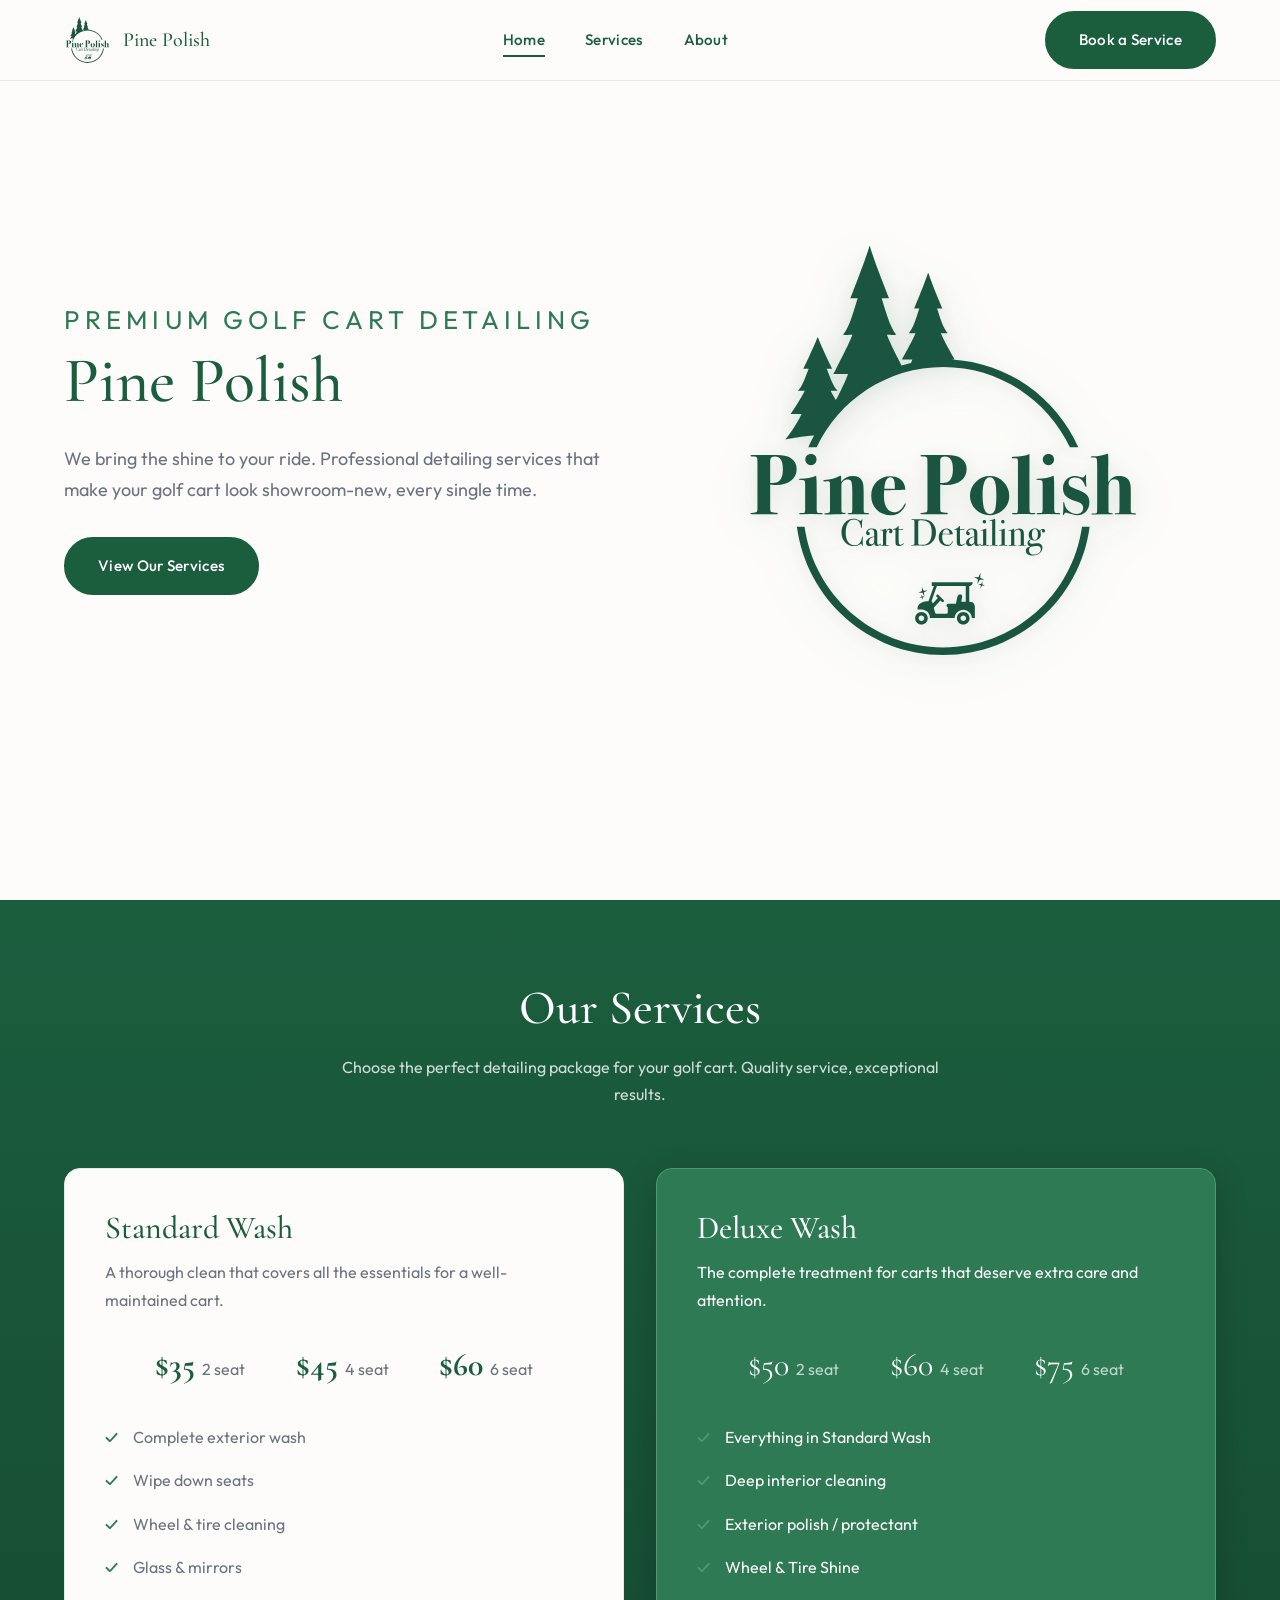
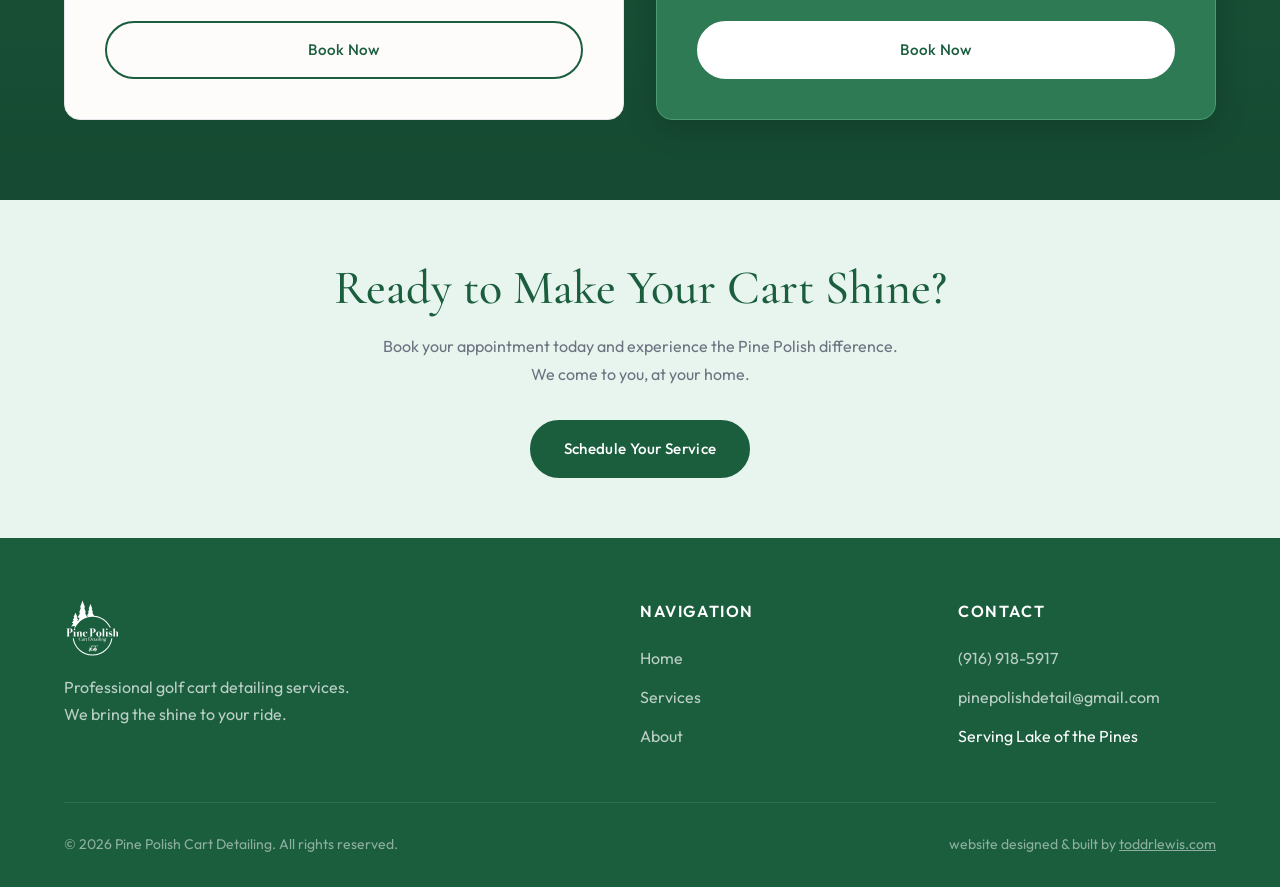
<file: index.html>
<!DOCTYPE html>
<html lang="en">
<head>
  <meta charset="UTF-8">
  <meta name="viewport" content="width=device-width, initial-scale=1.0, viewport-fit=cover">
  <title>Pine Polish Cart Detailing | Premium Golf Cart Cleaning</title>
  <meta name="description" content="Professional golf cart detailing services. From standard washes to deluxe treatments, Pine Polish keeps your cart pristine.">
  
  <!-- Fonts -->
  <link rel="preconnect" href="https://fonts.googleapis.com">
  <link rel="preconnect" href="https://fonts.gstatic.com" crossorigin>
  <link href="https://fonts.googleapis.com/css2?family=Cormorant+Garamond:wght@400;500;600&family=Outfit:wght@300;400;500;600&display=swap" rel="stylesheet">
  
  <!-- Styles -->
  <link rel="stylesheet" href="css/styles.css">
</head>
<body>
  <!-- Header -->
  <header class="header">
    <nav class="nav container">
      <a href="index.html" class="nav-logo">
        <img src="assets/PinePolishLogo.svg" alt="Pine Polish Logo">
        <span class="nav-logo-text">Pine Polish</span>
      </a>
      
      <ul class="nav-links">
        <li><a href="index.html" class="nav-link" data-section="home">Home</a></li>
        <li><a href="#services" class="nav-link" data-section="services">Services</a></li>
        <li><a href="about.html" class="nav-link" data-section="about">About</a></li>
        <li class="nav-cta-mobile">
          <a href="https://bookedin.com/book/pine-polish-cart-detailing" target="_blank" rel="noopener noreferrer" class="btn btn-primary">Book a Service</a>
        </li>
      </ul>
      
      <a href="https://bookedin.com/book/pine-polish-cart-detailing" target="_blank" rel="noopener noreferrer" class="btn btn-primary nav-cta">Book a Service</a>
      
      <button class="nav-toggle" aria-label="Toggle navigation">
        <span></span>
        <span></span>
        <span></span>
      </button>
    </nav>
  </header>

  <!-- Hero Section -->
  <section class="hero">
    <div class="container">
      <div class="hero-content">
        <div class="hero-text">
          <h1>
            <span>Premium Golf Cart Detailing</span>
            Pine Polish
          </h1>
          <p>We bring the shine to your ride. Professional detailing services that make your golf cart look showroom-new, every single time.</p>
          <a href="#services" class="btn btn-primary">View Our Services</a>
        </div>
        <div class="hero-logo" data-parallax="0.15">
          <img src="assets/PinePolishLogo.svg" alt="Pine Polish Cart Detailing">
        </div>
      </div>
    </div>
  </section>

  <!-- Services Section -->
  <section class="services" id="services">
    <div class="container">
      <div class="section-header">
        <h2>Our Services</h2>
        <p>Choose the perfect detailing package for your golf cart. Quality service, exceptional results.</p>
      </div>
      
      <div class="services-grid">
        <!-- Standard Wash -->
        <div class="service-card">
          <h3>Standard Wash</h3>
          <p>A thorough clean that covers all the essentials for a well-maintained cart.</p>
          <div class="service-price-group">
            <div class="service-price"><b>$35</b> <span>2 seat</span></div>
            <div class="service-price"><b>$45</b> <span>4 seat</span></div>
            <div class="service-price"><b>$60</b> <span>6 seat</span></div>
          </div>
          <ul class="service-features">
            <li>Complete exterior wash</li>
            <li>Wipe down seats</li>
            <li>Wheel & tire cleaning</li>
            <li>Glass & mirrors</li>
          </ul>
          <a href="https://bookedin.com/book/pine-polish-cart-detailing" target="_blank" rel="noopener noreferrer" class="btn btn-secondary">Book Now</a>
        </div>
        
        <!-- Deluxe Wash -->
        <div class="service-card featured">
          <!--<span class="service-badge">Most Popular</span>-->
          <h3>Deluxe Wash</h3>
          <p>The complete treatment for carts that deserve extra care and attention.</p>
          <div class="service-price-group">
            <div class="service-price">$50 <span>2 seat</span></div>
            <div class="service-price">$60 <span>4 seat</span></div>
            <div class="service-price">$75 <span>6 seat</span></div>
          </div>
          <ul class="service-features">
            <li>Everything in Standard Wash</li>
            <li>Deep interior cleaning</li>
            <li>Exterior polish / protectant</li>
            <li>Wheel & Tire Shine</li>
          </ul>
          <a href="https://bookedin.com/book/pine-polish-cart-detailing" target="_blank" rel="noopener noreferrer" class="btn btn-primary">Book Now</a>
        </div>
      </div>
    </div>
  </section>

  <!-- Quick Info Section -->
  <section class="cta-section">
    <div class="container text-center">
      <div class="cta-content">
        <h2>Ready to Make Your Cart Shine?</h2>
        <p>Book your appointment today and experience the Pine Polish difference.<br> We come to you, at your home.</p>
        <a href="https://bookedin.com/book/pine-polish-cart-detailing" target="_blank" rel="noopener noreferrer" class="btn btn-primary">Schedule Your Service</a>
      </div>
    </div>
  </section>

  <!-- Footer -->
  <footer class="footer">
    <div class="container">
      <div class="footer-content">
        <div class="footer-brand">
          <img src="assets/PinePolishLogo.svg" alt="Pine Polish" class="footer-logo">
          <p>Professional golf cart detailing services. We bring the shine to your ride.</p>
        </div>
        <div class="footer-nav">
          <h5>Navigation</h5>
          <ul class="footer-links">
            <li><a href="index.html">Home</a></li>
            <li><a href="#services">Services</a></li>
            <li><a href="about.html">About</a></li>
          </ul>
        </div>
        <div class="footer-contact">
          <h5>Contact</h5>
          <ul class="footer-links">
            <li><a href="tel:+19169185917">(916) 918-5917</a></li>
            <li><a href="mailto:pinepolishdetail@gmail.com">pinepolishdetail@gmail.com</a></li>
            <li>Serving Lake of the Pines</li>
          </ul>
        </div>
      </div>
      <div class="footer-bottom">
        <p>&copy; 2026 Pine Polish Cart Detailing. All rights reserved.</p>
        <a href="https://www.toddrlewis.com" target="_blank" rel="noopener noreferrer">website designed &amp; built by <span>toddrlewis.com</span></a>
      </div>
    </div>
  </footer>

  <script src="js/main.js"></script>
</body>
</html>
</file>
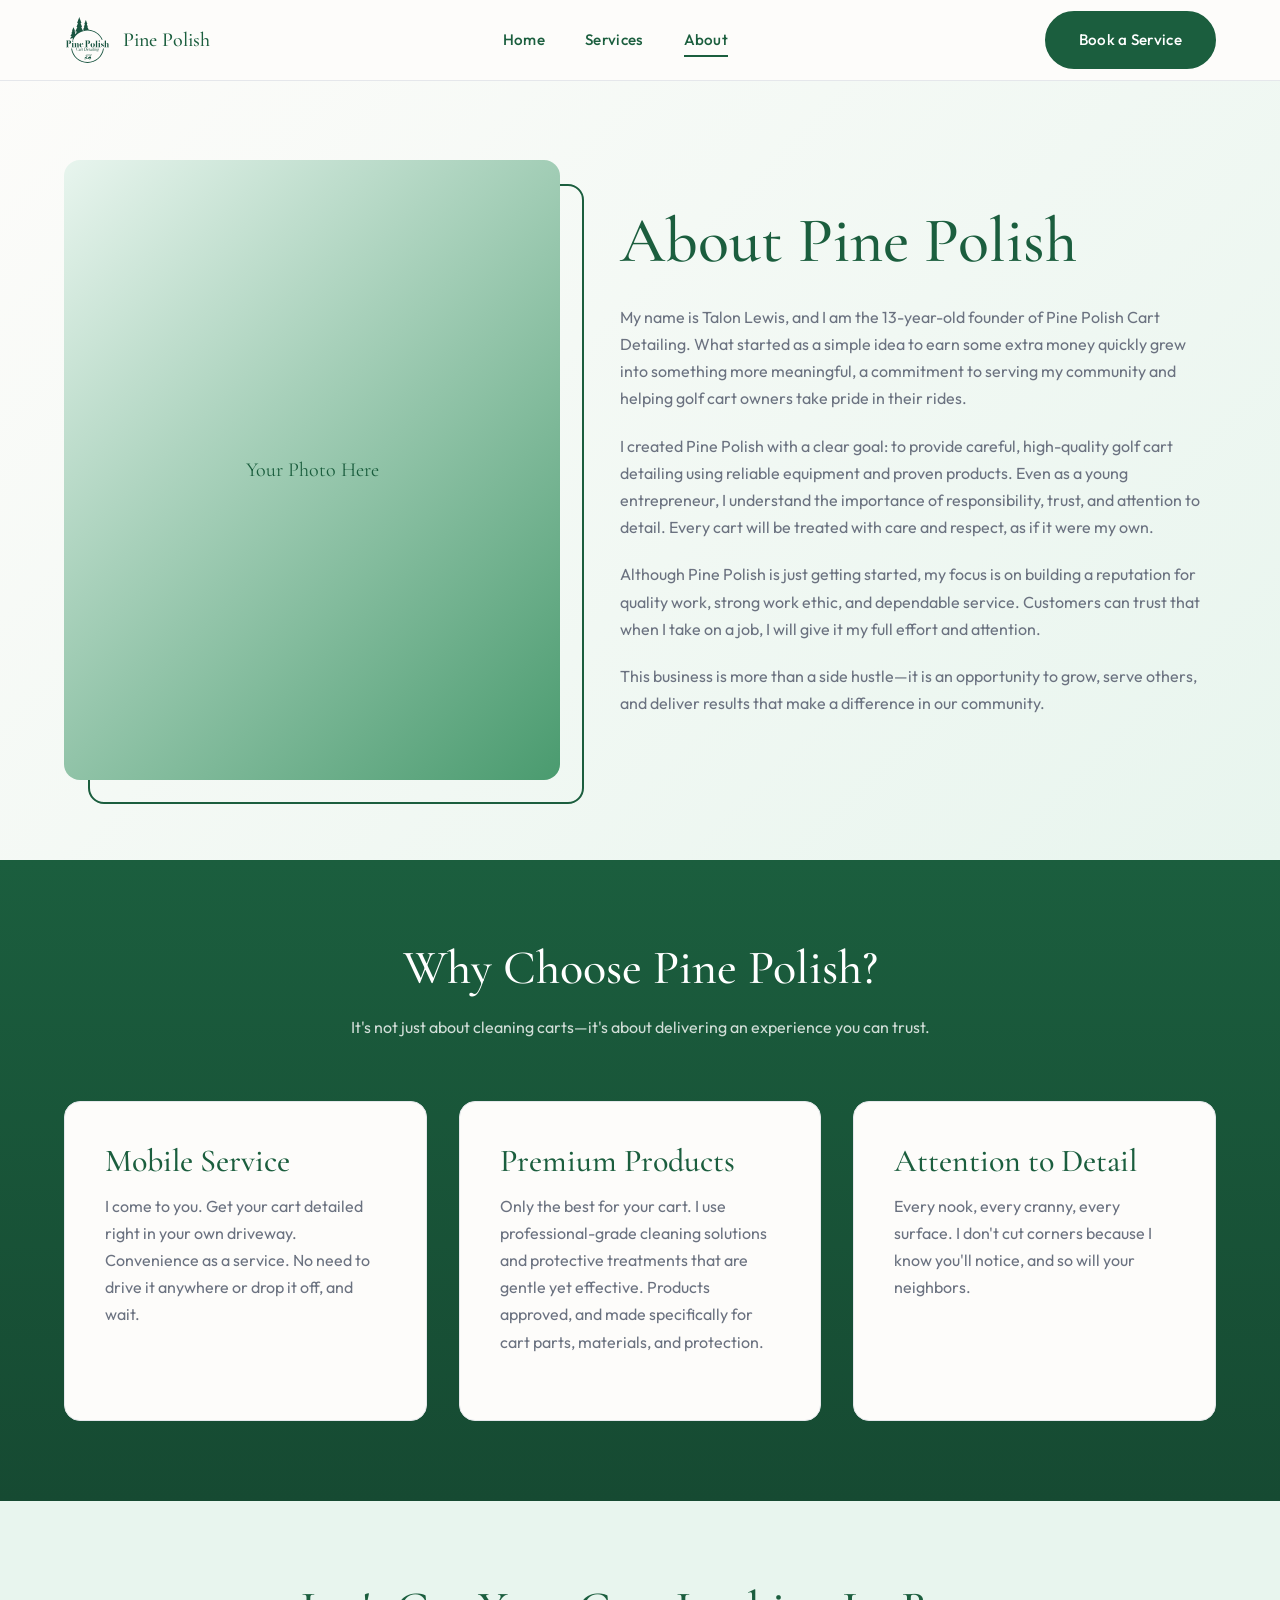
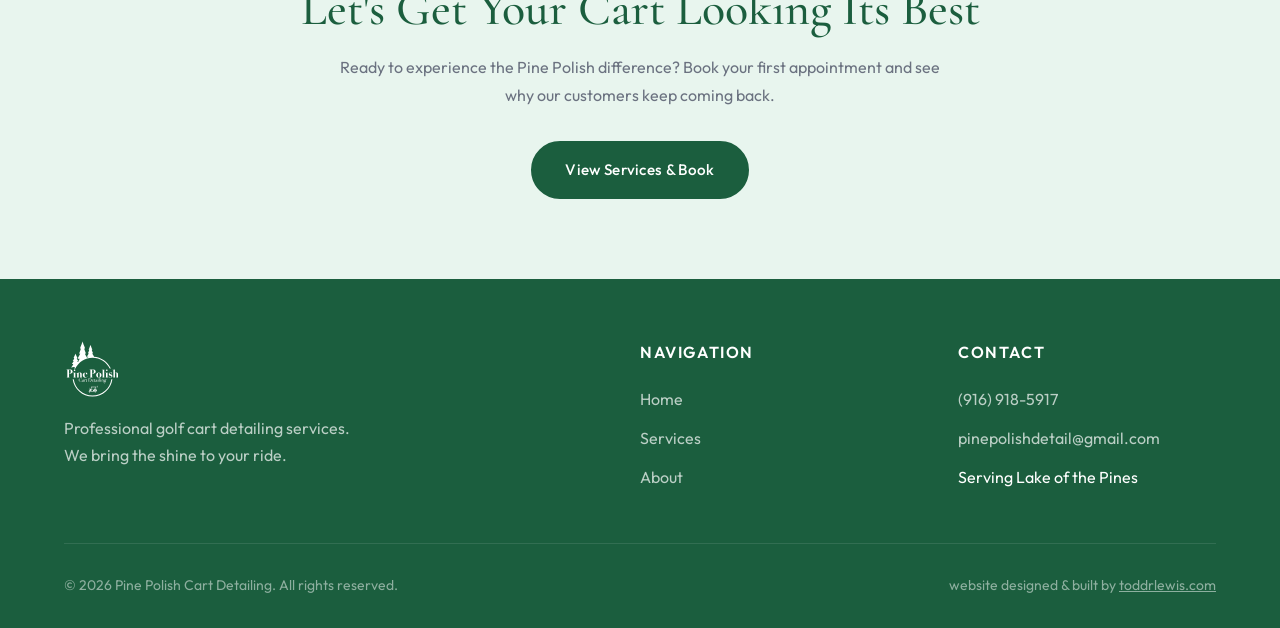
<file: about.html>
<!DOCTYPE html>
<html lang="en">
<head>
  <meta charset="UTF-8">
  <meta name="viewport" content="width=device-width, initial-scale=1.0, viewport-fit=cover">
  <title>About | Pine Polish Cart Detailing</title>
  <meta name="description" content="Learn about the story behind Pine Polish Cart Detailing and our commitment to premium golf cart care.">
  
  <!-- Fonts -->
  <link rel="preconnect" href="https://fonts.googleapis.com">
  <link rel="preconnect" href="https://fonts.gstatic.com" crossorigin>
  <link href="https://fonts.googleapis.com/css2?family=Cormorant+Garamond:wght@400;500;600&family=Outfit:wght@300;400;500;600&display=swap" rel="stylesheet">
  
  <!-- Styles -->
  <link rel="stylesheet" href="css/styles.css">
</head>
<body>
  <!-- Header -->
  <header class="header">
    <nav class="nav container">
      <a href="index.html" class="nav-logo">
        <img src="assets/PinePolishLogo.svg" alt="Pine Polish Logo">
        <span class="nav-logo-text">Pine Polish</span>
      </a>
      
      <ul class="nav-links">
        <li><a href="index.html" class="nav-link" data-section="home">Home</a></li>
        <li><a href="index.html#services" class="nav-link" data-section="services">Services</a></li>
        <li><a href="about.html" class="nav-link" data-section="about">About</a></li>
        <li class="nav-cta-mobile">
          <a href="https://bookedin.com/book/pine-polish-cart-detailing" target="_blank" rel="noopener noreferrer" class="btn btn-primary">Book a Service</a>
        </li>
      </ul>
      
      <a href="https://bookedin.com/book/pine-polish-cart-detailing" target="_blank" rel="noopener noreferrer" class="btn btn-primary nav-cta">Book a Service</a>
      
      <button class="nav-toggle" aria-label="Toggle navigation">
        <span></span>
        <span></span>
        <span></span>
      </button>
    </nav>
  </header>

  <!-- About Hero -->
  <section class="about-hero">
    <div class="container">
      <div class="about-content">
        <div class="about-image">
          <div class="about-image-placeholder">
            Your Photo Here
          </div>
        </div>
        <div class="about-text">
          <h1>About Pine Polish</h1>
          <p>My name is Talon Lewis, and I am the 13-year-old founder of Pine Polish Cart Detailing. What started as a simple idea to earn some extra money quickly grew into something more meaningful, a commitment to serving my community and helping golf cart owners take pride in their rides.</p>
          <p>I created Pine Polish with a clear goal: to provide careful, high-quality golf cart detailing using reliable equipment and proven products. Even as a young entrepreneur, I understand the importance of responsibility, trust, and attention to detail. Every cart will be treated with care and respect, as if it were my own.</p>
          <p>Although Pine Polish is just getting started, my focus is on building a reputation for quality work, strong work ethic, and dependable service. Customers can trust that when I take on a job, I will give it my full effort and attention.</p>
          <p>This business is more than a side hustle—it is an opportunity to grow, serve others, and deliver results that make a difference in our community.</p>
        </div>
      </div>
    </div>
  </section>

  <!-- Values Section -->
  <section class="services">
    <div class="container">
      <div class="section-header">
        <h2>Why Choose Pine Polish?</h2>
        <p>It's not just about cleaning carts—it's about delivering an experience you can trust.</p>
      </div>
      
      <div class="services-grid">
        <div class="service-card">
          <h3>Mobile Service</h3>
          <p>I come to you. Get your cart detailed right in your own driveway. Convenience as a service. No need to drive it anywhere or drop it off, and wait.</p>
        </div>
        
        <div class="service-card">
          <h3>Premium Products</h3>
          <p>Only the best for your cart. I use professional-grade cleaning solutions and protective treatments that are gentle yet effective. Products approved, and made specifically for cart parts, materials, and protection.</p>
        </div>
        
        <div class="service-card">
          <h3>Attention to Detail</h3>
          <p>Every nook, every cranny, every surface. I don't cut corners because I know you'll notice, and so will your neighbors.</p>
        </div>
      </div>
    </div>
  </section>

  <!-- CTA Section -->
  <section style="background: var(--pine-pale); padding: 80px 0;">
    <div class="container text-center">
      <h2>Let's Get Your Cart Looking Its Best</h2>
      <p style="margin: 16px auto 32px; max-width: 600px;">Ready to experience the Pine Polish difference? Book your first appointment and see why our customers keep coming back.</p>
      <a href="index.html#services" class="btn btn-primary">View Services & Book</a>
    </div>
  </section>

  <!-- Footer -->
  <footer class="footer">
    <div class="container">
      <div class="footer-content">
        <div class="footer-brand">
          <img src="assets/PinePolishLogo.svg" alt="Pine Polish" class="footer-logo">
          <p>Professional golf cart detailing services. We bring the shine to your ride.</p>
        </div>
        <div class="footer-nav">
          <h5>Navigation</h5>
          <ul class="footer-links">
            <li><a href="index.html">Home</a></li>
            <li><a href="index.html#services">Services</a></li>
            <li><a href="about.html">About</a></li>
          </ul>
        </div>
        <div class="footer-contact">
          <h5>Contact</h5>
          <ul class="footer-links">
            <li><a href="tel:+19169185917">(916) 918-5917</a></li>
            <li><a href="mailto:pinepolishdetail@gmail.com">pinepolishdetail@gmail.com</a></li>
            <li>Serving Lake of the Pines</li>
          </ul>
        </div>
      </div>
      <div class="footer-bottom">
        <p>&copy; 2026 Pine Polish Cart Detailing. All rights reserved.</p>
        <a href="https://www.toddrlewis.com" target="_blank" rel="noopener noreferrer">website designed &amp; built by <span>toddrlewis.com</span></a>
      </div>
    </div>
  </footer>

  <script src="js/main.js"></script>
</body>
</html>
</file>
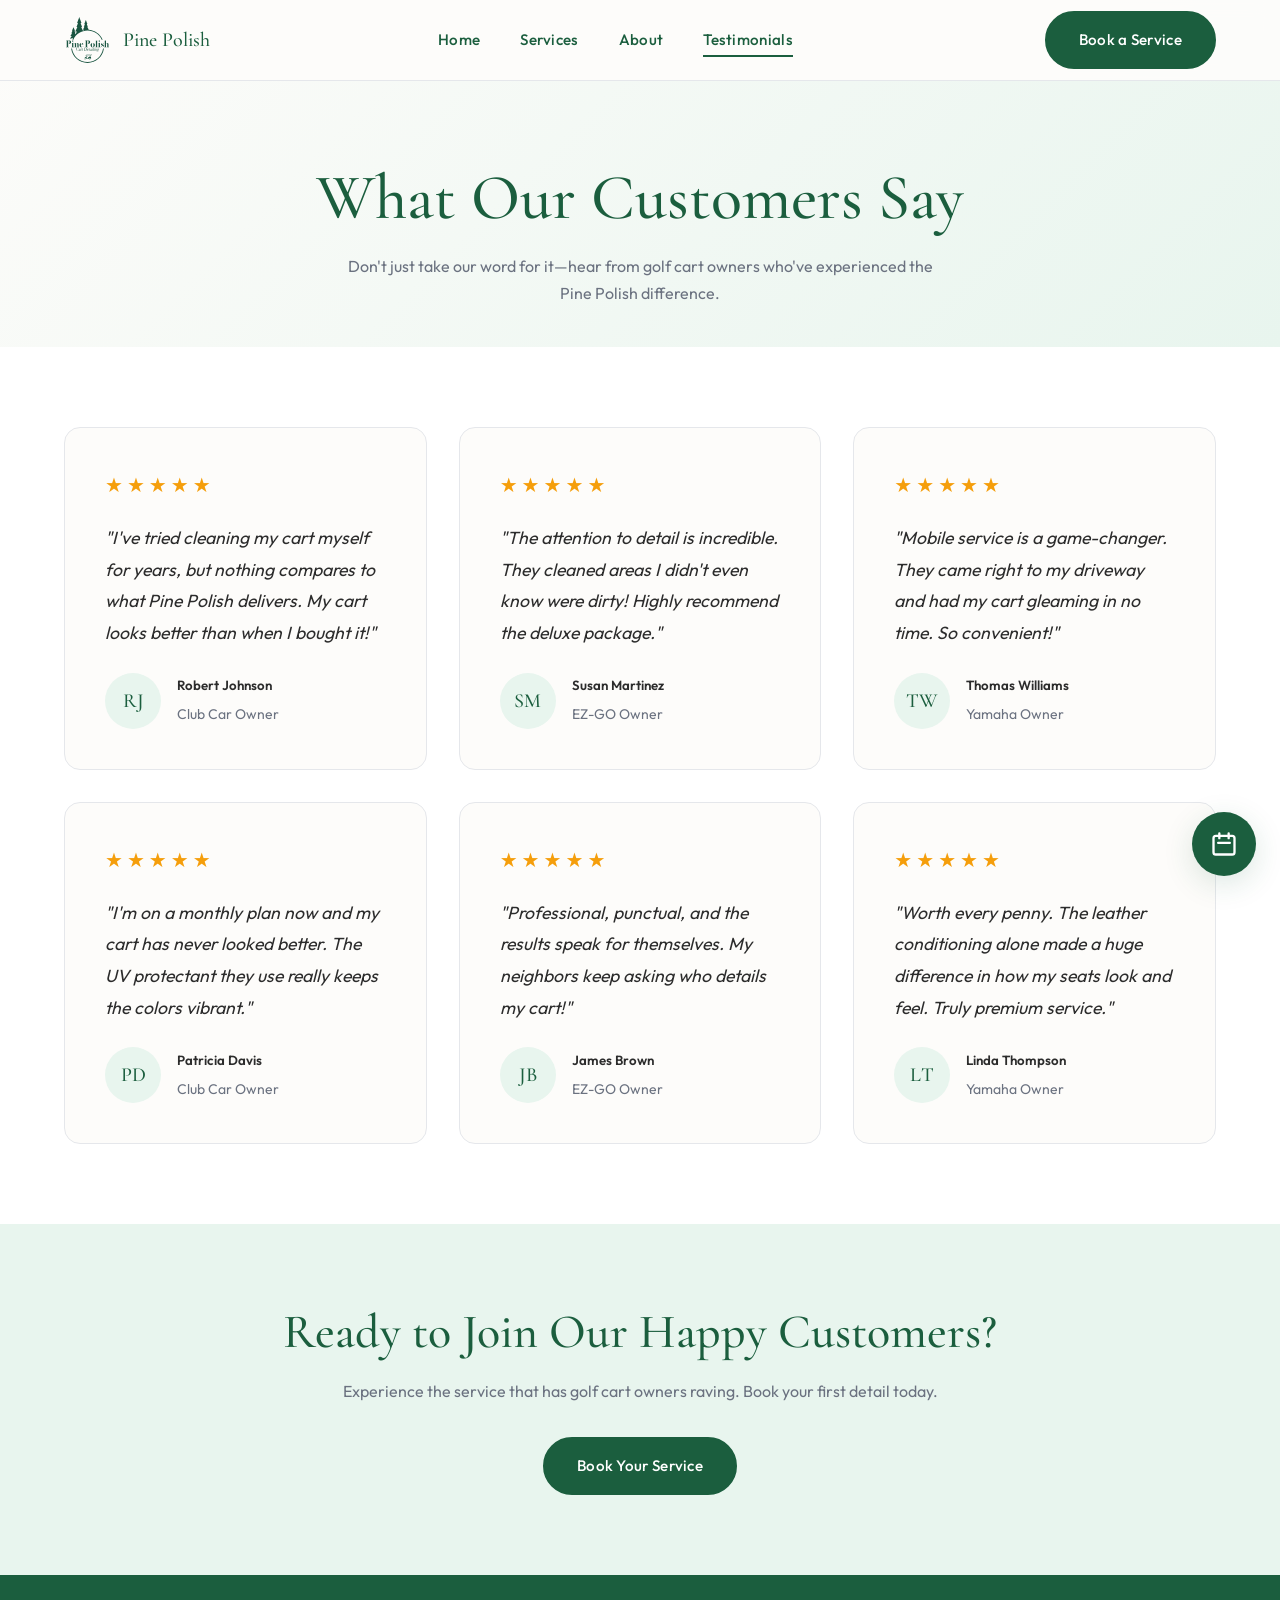
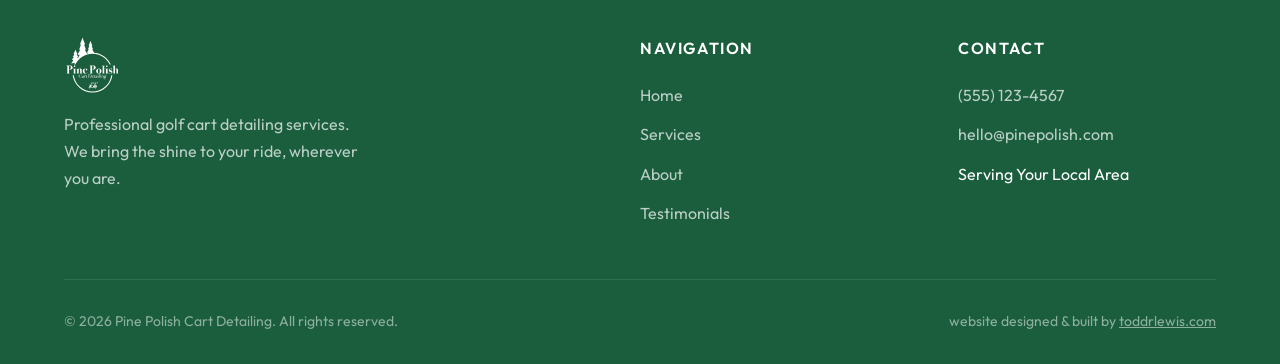
<file: testimonials.html>
<!DOCTYPE html>
<html lang="en">
<head>
  <meta charset="UTF-8">
  <meta name="viewport" content="width=device-width, initial-scale=1.0, viewport-fit=cover">
  <title>Testimonials | Pine Polish Cart Detailing</title>
  <meta name="description" content="See what our happy customers have to say about Pine Polish Cart Detailing services.">
  
  <!-- Fonts -->
  <link rel="preconnect" href="https://fonts.googleapis.com">
  <link rel="preconnect" href="https://fonts.gstatic.com" crossorigin>
  <link href="https://fonts.googleapis.com/css2?family=Cormorant+Garamond:wght@400;500;600&family=Outfit:wght@300;400;500;600&display=swap" rel="stylesheet">
  
  <!-- Styles -->
  <link rel="stylesheet" href="css/styles.css">
</head>
<body>
  <!-- Header -->
  <header class="header">
    <nav class="nav container">
      <a href="index.html" class="nav-logo">
        <img src="assets/PinePolishLogo.svg" alt="Pine Polish Logo">
        <span class="nav-logo-text">Pine Polish</span>
      </a>
      
      <ul class="nav-links">
        <li><a href="index.html">Home</a></li>
        <li><a href="index.html#services">Services</a></li>
        <li><a href="about.html">About</a></li>
        <li><a href="testimonials.html" class="active">Testimonials</a></li>
        <li class="nav-cta-mobile">
          <a href="https://bookedin.com/book/pine-polish-cart-detailing" target="_blank" rel="noopener noreferrer" class="btn btn-primary">Book a Service</a>
        </li>
      </ul>

      <a href="https://bookedin.com/book/pine-polish-cart-detailing" target="_blank" rel="noopener noreferrer" class="btn btn-primary nav-cta">Book a Service</a>
      
      <button class="nav-toggle" aria-label="Toggle navigation">
        <span></span>
        <span></span>
        <span></span>
      </button>
    </nav>
  </header>

  <!-- Testimonials Hero -->
  <section class="testimonials-hero">
    <div class="container">
      <h1>What Our Customers Say</h1>
      <p style="max-width: 600px; margin: 16px auto 0;">Don't just take our word for it—hear from golf cart owners who've experienced the Pine Polish difference.</p>
    </div>
  </section>

  <!-- Testimonials Grid -->
  <section class="testimonials">
    <div class="container">
      <div class="testimonials-grid">
        <!-- Testimonial 1 -->
        <div class="testimonial-card">
          <div class="testimonial-stars">★★★★★</div>
          <p class="testimonial-text">"I've tried cleaning my cart myself for years, but nothing compares to what Pine Polish delivers. My cart looks better than when I bought it!"</p>
          <div class="testimonial-author">
            <div class="testimonial-avatar">RJ</div>
            <div class="testimonial-info">
              <h5>Robert Johnson</h5>
              <span>Club Car Owner</span>
            </div>
          </div>
        </div>

        <!-- Testimonial 2 -->
        <div class="testimonial-card">
          <div class="testimonial-stars">★★★★★</div>
          <p class="testimonial-text">"The attention to detail is incredible. They cleaned areas I didn't even know were dirty! Highly recommend the deluxe package."</p>
          <div class="testimonial-author">
            <div class="testimonial-avatar">SM</div>
            <div class="testimonial-info">
              <h5>Susan Martinez</h5>
              <span>EZ-GO Owner</span>
            </div>
          </div>
        </div>

        <!-- Testimonial 3 -->
        <div class="testimonial-card">
          <div class="testimonial-stars">★★★★★</div>
          <p class="testimonial-text">"Mobile service is a game-changer. They came right to my driveway and had my cart gleaming in no time. So convenient!"</p>
          <div class="testimonial-author">
            <div class="testimonial-avatar">TW</div>
            <div class="testimonial-info">
              <h5>Thomas Williams</h5>
              <span>Yamaha Owner</span>
            </div>
          </div>
        </div>

        <!-- Testimonial 4 -->
        <div class="testimonial-card">
          <div class="testimonial-stars">★★★★★</div>
          <p class="testimonial-text">"I'm on a monthly plan now and my cart has never looked better. The UV protectant they use really keeps the colors vibrant."</p>
          <div class="testimonial-author">
            <div class="testimonial-avatar">PD</div>
            <div class="testimonial-info">
              <h5>Patricia Davis</h5>
              <span>Club Car Owner</span>
            </div>
          </div>
        </div>

        <!-- Testimonial 5 -->
        <div class="testimonial-card">
          <div class="testimonial-stars">★★★★★</div>
          <p class="testimonial-text">"Professional, punctual, and the results speak for themselves. My neighbors keep asking who details my cart!"</p>
          <div class="testimonial-author">
            <div class="testimonial-avatar">JB</div>
            <div class="testimonial-info">
              <h5>James Brown</h5>
              <span>EZ-GO Owner</span>
            </div>
          </div>
        </div>

        <!-- Testimonial 6 -->
        <div class="testimonial-card">
          <div class="testimonial-stars">★★★★★</div>
          <p class="testimonial-text">"Worth every penny. The leather conditioning alone made a huge difference in how my seats look and feel. Truly premium service."</p>
          <div class="testimonial-author">
            <div class="testimonial-avatar">LT</div>
            <div class="testimonial-info">
              <h5>Linda Thompson</h5>
              <span>Yamaha Owner</span>
            </div>
          </div>
        </div>
      </div>
    </div>
  </section>

  <!-- CTA Section -->
  <section style="background: var(--pine-pale); padding: 80px 0;">
    <div class="container text-center">
      <h2>Ready to Join Our Happy Customers?</h2>
      <p style="margin: 16px auto 32px; max-width: 600px;">Experience the service that has golf cart owners raving. Book your first detail today.</p>
      <a href="index.html#services" class="btn btn-primary">Book Your Service</a>
    </div>
  </section>

  <!-- Booking Widget -->
  <div class="booking-widget">
    <button class="booking-trigger" aria-label="Open booking">
      <svg xmlns="http://www.w3.org/2000/svg" fill="none" viewBox="0 0 24 24" stroke="currentColor" stroke-width="2">
        <path stroke-linecap="round" stroke-linejoin="round" d="M8 7V3m8 4V3m-9 8h10M5 21h14a2 2 0 002-2V7a2 2 0 00-2-2H5a2 2 0 00-2 2v12a2 2 0 002 2z" />
      </svg>
    </button>
    <div class="booking-panel">
      <h4>Book Your Appointment</h4>
      <div class="booking-placeholder">
        <!-- BOOKING WIDGET EMBED PLACEHOLDER -->
        <p>Booking widget will be embedded here</p>
      </div>
    </div>
  </div>

  <!-- Footer -->
  <footer class="footer">
    <div class="container">
      <div class="footer-content">
        <div class="footer-brand">
          <img src="assets/PinePolishLogo.svg" alt="Pine Polish" style="height: 60px; filter: brightness(0) invert(1);">
          <p>Professional golf cart detailing services. We bring the shine to your ride, wherever you are.</p>
        </div>
        <div class="footer-nav">
          <h5>Navigation</h5>
          <ul class="footer-links">
            <li><a href="index.html">Home</a></li>
            <li><a href="index.html#services">Services</a></li>
            <li><a href="about.html">About</a></li>
            <li><a href="testimonials.html">Testimonials</a></li>
          </ul>
        </div>
        <div class="footer-contact">
          <h5>Contact</h5>
          <ul class="footer-links">
            <li><a href="tel:+15551234567">(555) 123-4567</a></li>
            <li><a href="mailto:hello@pinepolish.com">hello@pinepolish.com</a></li>
            <li>Serving Your Local Area</li>
          </ul>
        </div>
      </div>
      <div class="footer-bottom">
        <p>&copy; 2026 Pine Polish Cart Detailing. All rights reserved.</p>
        <a href="https://www.toddrlewis.com" target="_blank" rel="noopener noreferrer">website designed &amp; built by <span>toddrlewis.com</span></a>
      </div>
    </div>
  </footer>

  <script src="js/main.js"></script>
</body>
</html>
</file>
<file: css/styles.css>
/* ========================================
   Pine Polish Cart Detailing
   Clean, minimal styling inspired by forest aesthetics
   ======================================== */

/* CSS Variables */
:root {
  --pine-deep: #1B5E3E;
  --pine-medium: #2D7A54;
  --pine-light: #4A9B6F;
  --pine-pale: #E8F5EE;
  --cream: #FDFCFA;
  --warm-white: #FFFFFF;
  --charcoal: #2C2C2C;
  --soft-gray: #6B7280;
  --border-light: #E5E7EB;
  
  --font-display: 'Cormorant Garamond', Georgia, serif;
  --font-body: 'Outfit', system-ui, sans-serif;
  
  --shadow-sm: 0 1px 3px rgba(27, 94, 62, 0.08);
  --shadow-md: 0 4px 12px rgba(27, 94, 62, 0.12);
  --shadow-lg: 0 8px 30px rgba(27, 94, 62, 0.15);
  
  --radius-sm: 4px;
  --radius-md: 8px;
  --radius-lg: 16px;
  --radius-full: 9999px;
  
  --transition: 0.3s cubic-bezier(0.4, 0, 0.2, 1);
}

/* Reset & Base */
*, *::before, *::after {
  box-sizing: border-box;
  margin: 0;
  padding: 0;
}

html {
  scroll-behavior: smooth;
}

body {
  font-family: var(--font-body);
  font-size: 16px;
  line-height: 1.7;
  color: var(--charcoal);
  background-color: var(--cream);
  -webkit-font-smoothing: antialiased;
  overflow-x: clip;
}

body.nav-open {
  overflow: hidden;
}

h1, h2, h3, h4 {
  font-family: var(--font-display);
  font-weight: 500;
  line-height: 1.2;
  color: var(--pine-deep);
}

h1 { font-size: clamp(2.5rem, 5vw, 4rem); }
h2 { font-size: clamp(2rem, 4vw, 3rem); }
h3 { font-size: clamp(1.5rem, 3vw, 2rem); }

p {
  color: var(--soft-gray);
  max-width: 65ch;
}

a {
  color: var(--pine-deep);
  text-decoration: none;
  transition: color var(--transition);
}

a:hover {
  color: var(--pine-medium);
}

img {
  max-width: 100%;
  height: auto;
  display: block;
}

/* Layout */
.container {
  width: 100%;
  max-width: 1200px;
  margin: 0 auto;
  padding: 0 24px;
}

section {
  padding: 80px 0;
}

/* Header & Navigation */
.header {
  position: fixed;
  top: 0;
  left: 0;
  right: 0;
  z-index: 1000;
  background: rgba(253, 252, 250, 0.95);
  backdrop-filter: blur(10px);
  border-bottom: 1px solid var(--border-light);
  transition: box-shadow var(--transition);
  padding-top: env(safe-area-inset-top, 0);
}

.header.scrolled {
  box-shadow: var(--shadow-sm);
}

.nav {
  display: flex;
  align-items: center;
  justify-content: space-between;
  height: 80px;
}

.nav-logo {
  display: flex;
  align-items: center;
  gap: 12px;
}

.nav-logo img {
  height: 50px;
  width: auto;
}

.nav-logo-text {
  font-family: var(--font-display);
  font-size: 1.25rem;
  color: var(--pine-deep);
  font-weight: 500;
}

.nav-links {
  display: flex;
  align-items: center;
  gap: 40px;
  list-style: none;
}

.nav-links a {
  font-size: 0.95rem;
  font-weight: 500;
  letter-spacing: 0.02em;
  position: relative;
  padding: 8px 0;
}

.nav-links a::after {
  content: '';
  position: absolute;
  bottom: 0;
  left: 0;
  width: 0;
  height: 2px;
  background: var(--pine-deep);
  transition: width var(--transition);
}

.nav-links a:hover::after,
.nav-links a.active::after {
  width: 100%;
}

.nav-cta {
  margin-left: 24px;
  flex-shrink: 0;
}

.nav-cta-mobile {
  display: none;
  list-style: none;
  width: 100%;
  margin-top: 8px;
}

.nav-cta-mobile .btn {
  width: 100%;
  justify-content: center;
}

.nav-cta::after {
  display: none;
}

.nav-toggle {
  display: none;
  flex-direction: column;
  gap: 5px;
  background: none;
  border: none;
  cursor: pointer;
  padding: 8px;
}

.nav-toggle span {
  width: 24px;
  height: 2px;
  background: var(--pine-deep);
  transition: var(--transition);
}

/* Hero Section */
.hero {
  min-height: 100vh;
  display: flex;
  align-items: center;
  padding-top: 80px;
  background: var(--cream);
  position: relative;
  overflow: hidden;
}

.hero-content {
  display: grid;
  grid-template-columns: 1fr 1fr;
  gap: 60px;
  align-items: center;
}

.hero-text h1 {
  margin-bottom: 24px;
}

.hero-text h1 span {
  display: block;
  font-size: 0.4em;
  font-family: var(--font-body);
  font-weight: 400;
  letter-spacing: 0.2em;
  text-transform: uppercase;
  color: var(--pine-medium);
  margin-bottom: 8px;
}

.hero-text p {
  font-size: 1.125rem;
  margin-bottom: 32px;
}

.hero-logo {
  display: flex;
  justify-content: center;
  align-items: center;
}

.hero-logo img {
  max-width: 420px;
  filter:
    drop-shadow(0 8px 24px rgba(27, 94, 62, 0.12))
    drop-shadow(0 2px 8px rgba(27, 94, 62, 0.08));
  will-change: transform;
  animation: logoReveal 0.8s ease-out forwards;
}

@keyframes logoReveal {
  from {
    opacity: 0;
    transform: scale(0.92) translateY(20px);
  }
  to {
    opacity: 1;
    transform: scale(1) translateY(0);
  }
}

/* Buttons */
.btn {
  display: inline-flex;
  align-items: center;
  gap: 8px;
  padding: 14px 32px;
  font-family: var(--font-body);
  font-size: 0.95rem;
  font-weight: 500;
  letter-spacing: 0.02em;
  border-radius: var(--radius-full);
  border: 2px solid transparent;
  cursor: pointer;
  transition: all var(--transition);
}

.btn-primary {
  background: var(--pine-deep);
  color: var(--warm-white);
  border-color: var(--pine-deep);
}

.btn-primary:hover {
  background: var(--pine-medium);
  border-color: var(--pine-medium);
  color: var(--warm-white);
  transform: translateY(-2px);
  box-shadow: var(--shadow-md);
}

.btn-secondary {
  background: transparent;
  color: var(--pine-deep);
  border-color: var(--pine-deep);
}

.btn-secondary:hover {
  background: var(--pine-deep);
  color: var(--warm-white);
}

/* Services Section */
.services {
  background: linear-gradient(180deg, var(--pine-deep) 0%, #164a32 100%);
  position: relative;
}

.services .section-header h2 {
  color: var(--warm-white);
}

.services .section-header p {
  color: rgba(255, 255, 255, 0.8);
}

.section-header {
  text-align: center;
  max-width: 600px;
  margin: 0 auto 60px;
}

.section-header h2 {
  margin-bottom: 16px;
}

.section-header p {
  margin: 0 auto;
}

.services-grid {
  display: grid;
  grid-template-columns: repeat(auto-fit, minmax(min(100%, 280px), 1fr));
  gap: 32px;
}

.service-card {
  background: var(--cream);
  border-radius: var(--radius-lg);
  padding: 40px;
  border: 1px solid var(--border-light);
  transition: all var(--transition);
  position: relative;
  overflow: hidden;
}

.service-card::before {
  content: '';
  position: absolute;
  top: 0;
  left: 0;
  right: 0;
  height: 4px;
  background: var(--pine-deep);
  transform: scaleX(0);
  transition: transform var(--transition);
}

.service-card:hover {
  transform: translateY(-8px);
  box-shadow: var(--shadow-lg);
}

.service-card:hover::before {
  transform: scaleX(1);
}

.service-card.featured {
  background: var(--pine-medium);
  border-color: var(--pine-light);
  box-shadow: 0 8px 32px rgba(0, 0, 0, 0.2);
}

.service-card.featured h3,
.service-card.featured p,
.service-card.featured .service-price,
.service-card.featured .service-features li {
  color: var(--warm-white);
}

.service-card.featured::before {
  background: var(--pine-light);
}

.service-badge {
  display: inline-block;
  padding: 6px 16px;
  background: var(--pine-light);
  color: var(--warm-white);
  font-size: 0.75rem;
  font-weight: 600;
  letter-spacing: 0.1em;
  text-transform: uppercase;
  border-radius: var(--radius-full);
  margin-bottom: 20px;
}

.service-card h3 {
  margin-bottom: 12px;
}

.service-card > p {
  margin-bottom: 24px;
}

.service-price-group {
  display: flex;
  justify-content: space-evenly;
  gap: 0;
  align-items: baseline;
  margin-bottom: 24px;
  flex-wrap: wrap;
}

.service-price {
  font-family: var(--font-display);
  font-size: 2rem;
  color: var(--pine-deep);
}

.service-price span {
  font-size: 1rem;
  font-family: var(--font-body);
  color: var(--soft-gray);
}

.service-card.featured .service-price span {
  color: rgba(255, 255, 255, 0.7);
}

.service-features {
  list-style: none;
  margin-bottom: 32px;
}

.service-features li {
  padding: 8px 0;
  padding-left: 28px;
  position: relative;
  color: var(--soft-gray);
}

.service-features li::before {
  content: '✓';
  position: absolute;
  left: 0;
  color: var(--pine-medium);
  font-weight: 600;
}

.service-card.featured .service-features li::before {
  color: var(--pine-light);
}

.service-card .btn {
  width: 100%;
  justify-content: center;
}

.service-card.featured .btn-primary {
  background: var(--warm-white);
  color: var(--pine-deep);
  border-color: var(--warm-white);
}

.service-card.featured .btn-primary:hover {
  background: var(--pine-pale);
  border-color: var(--pine-pale);
}

/* CTA Section */
.cta-section {
  background: var(--pine-pale);
  padding: 60px 0;
}

.cta-content p {
  margin: 16px auto 32px;
  max-width: 600px;
}

/* Booking Widget */
.booking-widget {
  position: fixed;
  bottom: calc(24px + env(safe-area-inset-bottom, 0));
  right: calc(24px + env(safe-area-inset-right, 0));
  z-index: 999;
}

.booking-trigger {
  width: 64px;
  height: 64px;
  border-radius: 50%;
  background: var(--pine-deep);
  color: var(--warm-white);
  border: none;
  cursor: pointer;
  display: flex;
  align-items: center;
  justify-content: center;
  box-shadow: var(--shadow-lg);
  transition: all var(--transition);
  text-decoration: none;
}

.booking-trigger:hover {
  background: var(--pine-medium);
  transform: scale(1.05);
}

.booking-trigger svg {
  width: 28px;
  height: 28px;
}

.booking-panel {
  position: absolute;
  bottom: 80px;
  right: 0;
  width: 360px;
  background: var(--warm-white);
  border-radius: var(--radius-lg);
  box-shadow: var(--shadow-lg);
  padding: 32px;
  opacity: 0;
  visibility: hidden;
  transform: translateY(10px);
  transition: all var(--transition);
}

.booking-panel.active {
  opacity: 1;
  visibility: visible;
  transform: translateY(0);
}

.booking-panel h4 {
  margin-bottom: 16px;
}

.booking-placeholder {
  background: var(--pine-pale);
  border: 2px dashed var(--pine-medium);
  border-radius: var(--radius-md);
  padding: 40px 24px;
  text-align: center;
  color: var(--pine-deep);
}

.booking-placeholder p {
  color: var(--pine-medium);
  margin: 0 auto;
}

/* About Section / Page */
.about-hero {
  padding-top: 160px;
  padding-bottom: 80px;
  background: linear-gradient(135deg, var(--cream) 0%, var(--pine-pale) 100%);
}

.about-content {
  display: grid;
  grid-template-columns: 1fr 1.2fr;
  gap: 60px;
  align-items: center;
}

.about-image {
  position: relative;
}

.about-image-placeholder {
  aspect-ratio: 4/5;
  background: linear-gradient(135deg, var(--pine-pale) 0%, var(--pine-light) 100%);
  border-radius: var(--radius-lg);
  display: flex;
  align-items: center;
  justify-content: center;
  color: var(--pine-deep);
  font-family: var(--font-display);
  font-size: 1.25rem;
}

.about-image::after {
  content: '';
  position: absolute;
  top: 24px;
  left: 24px;
  right: -24px;
  bottom: -24px;
  border: 2px solid var(--pine-deep);
  border-radius: var(--radius-lg);
  z-index: -1;
}

.about-text h1 {
  margin-bottom: 24px;
}

.about-text p {
  margin-bottom: 20px;
}

.about-stats {
  display: flex;
  gap: 40px;
  margin-top: 40px;
  padding-top: 40px;
  border-top: 1px solid var(--border-light);
}

.stat {
  text-align: center;
}

.stat-number {
  font-family: var(--font-display);
  font-size: 2.5rem;
  color: var(--pine-deep);
  display: block;
}

.stat-label {
  font-size: 0.875rem;
  color: var(--soft-gray);
  text-transform: uppercase;
  letter-spacing: 0.1em;
}

/* Testimonials */
.testimonials {
  background: var(--warm-white);
}

.testimonials-hero {
  padding-top: 160px;
  padding-bottom: 40px;
  background: linear-gradient(135deg, var(--cream) 0%, var(--pine-pale) 100%);
  text-align: center;
}

.testimonials-grid {
  display: grid;
  grid-template-columns: repeat(auto-fit, minmax(min(100%, 280px), 1fr));
  gap: 32px;
}

.testimonial-card {
  background: var(--cream);
  border-radius: var(--radius-lg);
  padding: 40px;
  border: 1px solid var(--border-light);
  transition: all var(--transition);
}

.testimonial-card:hover {
  box-shadow: var(--shadow-md);
}

.testimonial-stars {
  color: #F59E0B;
  font-size: 1.25rem;
  margin-bottom: 20px;
  letter-spacing: 4px;
}

.testimonial-text {
  font-size: 1.1rem;
  font-style: italic;
  color: var(--charcoal);
  margin-bottom: 24px;
  line-height: 1.8;
}

.testimonial-author {
  display: flex;
  align-items: center;
  gap: 16px;
}

.testimonial-avatar {
  width: 56px;
  height: 56px;
  border-radius: 50%;
  background: var(--pine-pale);
  display: flex;
  align-items: center;
  justify-content: center;
  color: var(--pine-deep);
  font-family: var(--font-display);
  font-size: 1.25rem;
  font-weight: 500;
}

.testimonial-info h5 {
  font-family: var(--font-body);
  font-weight: 600;
  color: var(--charcoal);
  margin-bottom: 4px;
}

.testimonial-info span {
  font-size: 0.875rem;
  color: var(--soft-gray);
}

/* Footer */
.footer {
  background: var(--pine-deep);
  color: var(--warm-white);
  padding: 60px 0 30px;
}

.footer-content {
  display: grid;
  grid-template-columns: 2fr 1fr 1fr;
  gap: 60px;
  margin-bottom: 40px;
}

.footer-logo {
  height: 60px;
  width: auto;
  filter: invert(1) saturate(0) brightness(1.5) contrast(1.2);
  mix-blend-mode: screen;
  display: block;
}

.footer-brand p {
  color: rgba(255, 255, 255, 0.7);
  margin-top: 16px;
  max-width: 300px;
}

.footer h5 {
  color: var(--warm-white);
  font-family: var(--font-body);
  font-weight: 600;
  font-size: 1rem;
  margin-bottom: 20px;
  text-transform: uppercase;
  letter-spacing: 0.1em;
}

.footer-links {
  list-style: none;
}

.footer-links li {
  margin-bottom: 12px;
}

.footer-links a {
  color: rgba(255, 255, 255, 0.7);
  transition: color var(--transition);
}

.footer-links a:hover {
  color: var(--warm-white);
}

.footer-bottom {
  padding-top: 30px;
  border-top: 1px solid rgba(255, 255, 255, 0.1);
  display: flex;
  justify-content: space-between;
  align-items: center;
  flex-wrap: wrap;
  gap: 12px;
}

.footer-bottom p {
  color: rgba(255, 255, 255, 0.5);
  font-size: 0.875rem;
  max-width: none;
}

.footer-bottom a {
  color: rgba(255, 255, 255, 0.5);
  font-size: 0.875rem;
  text-decoration: none;
  transition: color var(--transition);
}

.footer-bottom a span {
  text-decoration: underline;
}

.footer-bottom a:hover {
  color: var(--warm-white);
}

/* Reduced motion */
@media (prefers-reduced-motion: reduce) {
  *, *::before, *::after {
    animation-duration: 0.01ms !important;
    transition-duration: 0.01ms !important;
  }
}

/* Responsive — tablet & mobile nav (992px) */
@media (max-width: 992px) {
  .hero-content {
    grid-template-columns: 1fr;
    text-align: center;
  }

  .hero-text p {
    margin-left: auto;
    margin-right: auto;
  }

  .hero-logo {
    order: -1;
  }

  .hero-logo img {
    max-width: 280px;
  }

  .about-content {
    grid-template-columns: 1fr;
  }

  .about-image {
    max-width: 400px;
    margin: 0 auto;
  }

  .about-image::after {
    top: 12px;
    left: 12px;
    right: -12px;
    bottom: -12px;
  }

  .footer-content {
    grid-template-columns: 1fr;
    gap: 40px;
    text-align: center;
  }

  .footer-brand p {
    margin: 16px auto 0;
  }

  .nav-cta {
    display: none;
  }

  .nav-cta-mobile {
    display: list-item;
  }

  .nav-links {
    position: fixed;
    top: calc(80px + env(safe-area-inset-top, 0));
    left: 0;
    right: 0;
    background: var(--warm-white);
    flex-direction: column;
    padding: 40px 24px;
    gap: 8px;
    border-bottom: 1px solid var(--border-light);
    transform: translateY(-100%);
    opacity: 0;
    visibility: hidden;
    pointer-events: none;
    transition: all var(--transition);
  }

  .nav-links.active {
    transform: translateY(0);
    opacity: 1;
    visibility: visible;
    pointer-events: auto;
  }

  .nav-links a {
    display: block;
    width: 100%;
    padding: 12px 0;
    text-align: center;
  }

  .nav-toggle {
    display: flex;
  }

  .nav-toggle.active span:nth-child(1) {
    transform: rotate(45deg) translate(5px, 5px);
  }

  .nav-toggle.active span:nth-child(2) {
    opacity: 0;
  }

  .nav-toggle.active span:nth-child(3) {
    transform: rotate(-45deg) translate(5px, -5px);
  }
}

/* Responsive — mobile layout (768px) */
@media (max-width: 768px) {
  section {
    padding: 60px 0;
  }

  .hero {
    min-height: auto;
    padding-bottom: 48px;
  }

  .services-grid,
  .testimonials-grid {
    grid-template-columns: 1fr;
  }

  .about-stats {
    flex-wrap: wrap;
    justify-content: center;
  }

  .service-price-group {
    flex-direction: column;
    align-items: center;
    gap: 8px;
  }

  .booking-panel {
    width: calc(100vw - 48px);
    right: -12px;
  }

  .footer-bottom {
    flex-direction: column;
    text-align: center;
  }
}

/* Responsive — small phones (480px) */
@media (max-width: 480px) {
  section {
    padding: 48px 0;
  }

  .container {
    padding: 0 16px;
  }

  .service-card,
  .testimonial-card {
    padding: 24px;
  }

  .about-hero,
  .testimonials-hero {
    padding-top: 120px;
  }

  .about-image::after {
    display: none;
  }

  .about-stats {
    flex-direction: column;
    gap: 24px;
  }

  .nav-links {
    padding: 32px 16px;
  }
}

/* Utility Classes */
.text-center { text-align: center; }
.mt-4 { margin-top: 16px; }
.mt-8 { margin-top: 32px; }
.mb-4 { margin-bottom: 16px; }
.mb-8 { margin-bottom: 32px; }
</file>
